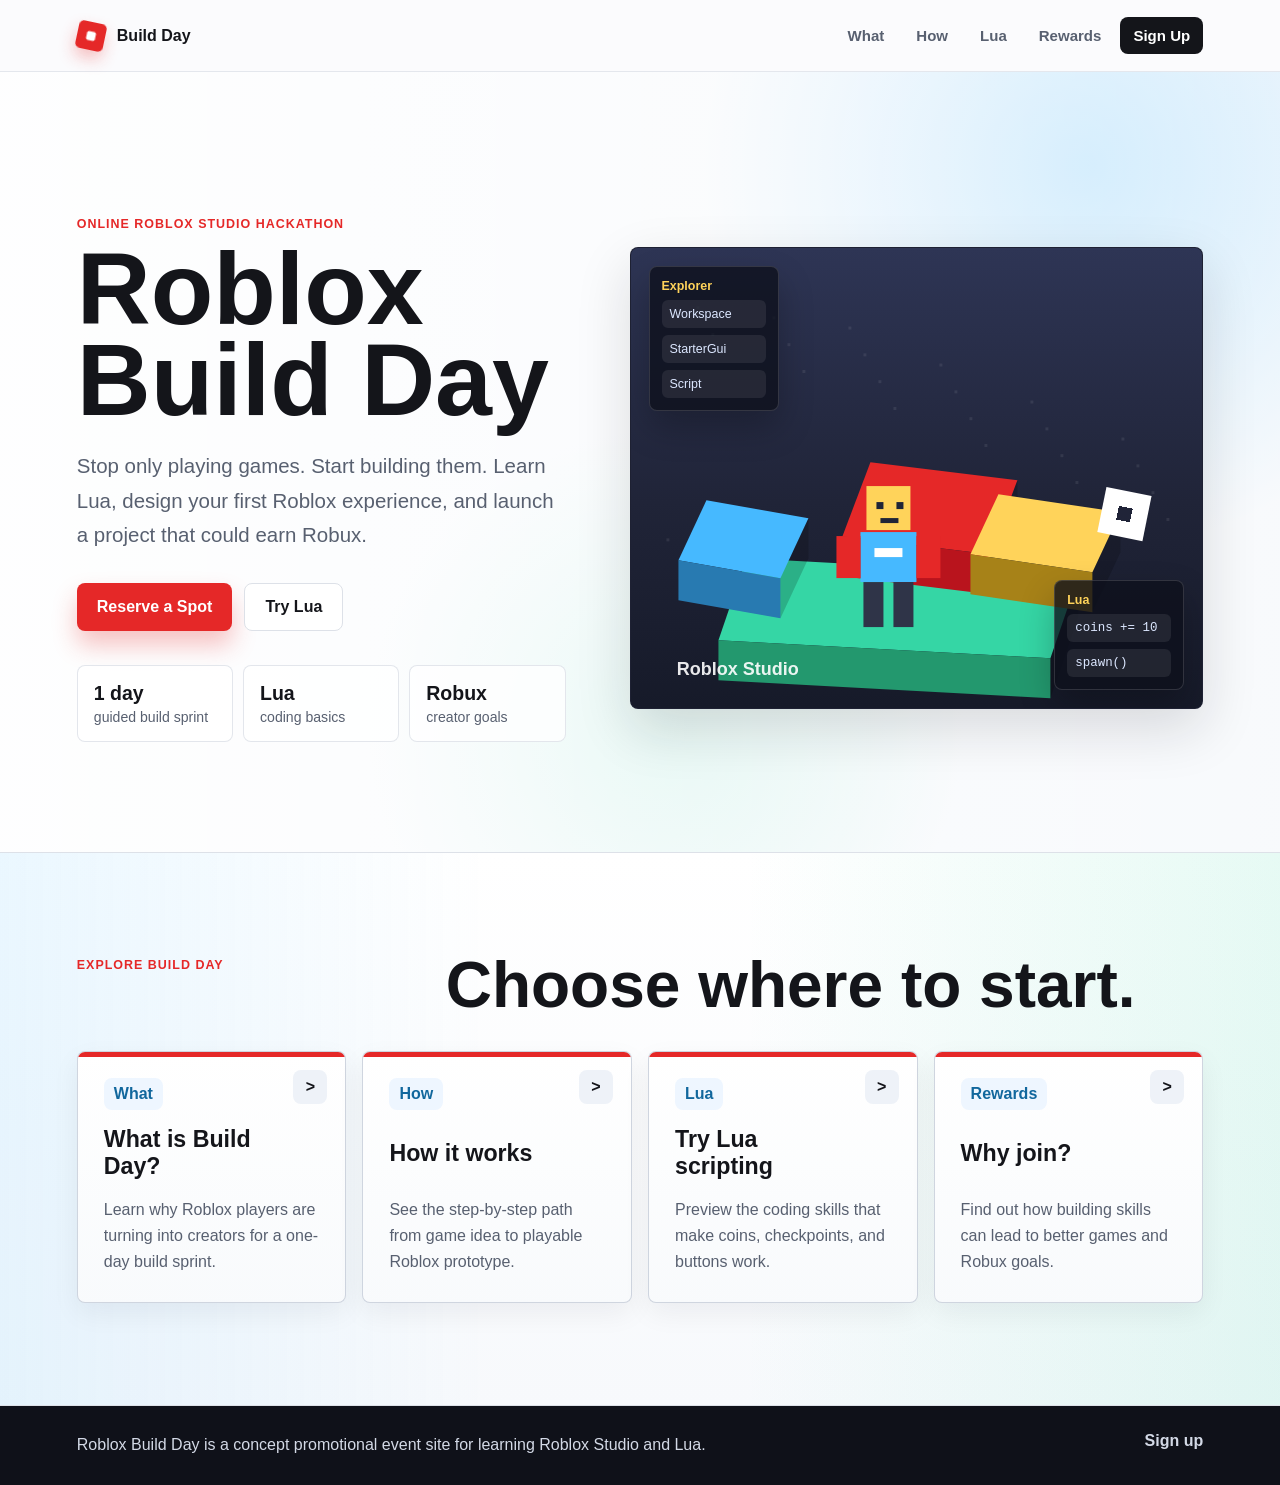
<file: index.html>
<!DOCTYPE html>
<html lang="en">
  <head>
    <meta charset="UTF-8" />
    <meta name="viewport" content="width=device-width, initial-scale=1.0" />
    <title>Roblox Build Day</title>
    <link rel="stylesheet" href="styles.css?v=20260627d" />
  </head>
  <body>
    <header class="site-header">
      <a class="brand" href="index.html" aria-label="Roblox Build Day home">
        <span class="brand-mark" aria-hidden="true"></span>
        <span>Build Day</span>
      </a>

      <button class="menu-toggle" type="button" aria-label="Open navigation" aria-expanded="false">
        <span></span>
        <span></span>
        <span></span>
      </button>

      <nav class="site-nav" aria-label="Main navigation">
        <a href="what.html">What</a>
        <a href="how.html">How</a>
        <a href="lua.html">Lua</a>
        <a href="rewards.html">Rewards</a>
        <a class="nav-cta" href="signup.html">Sign Up</a>
      </nav>
    </header>

    <main>
      <section class="hero" aria-labelledby="hero-title">
        <div class="hero-copy">
          <p class="eyebrow">Online Roblox Studio Hackathon</p>
          <h1 id="hero-title">Roblox Build Day</h1>
          <p class="hero-text">
            Stop only playing games. Start building them. Learn Lua, design your first Roblox
            experience, and launch a project that could earn Robux.
          </p>
          <div class="hero-actions">
            <a class="button primary" href="signup.html">Reserve a Spot</a>
            <a class="button secondary" href="lua.html">Try Lua</a>
          </div>
          <dl class="hero-stats" aria-label="Build Day highlights">
            <div>
              <dt>1 day</dt>
              <dd>guided build sprint</dd>
            </div>
            <div>
              <dt>Lua</dt>
              <dd>coding basics</dd>
            </div>
            <div>
              <dt>Robux</dt>
              <dd>creator goals</dd>
            </div>
          </dl>
        </div>

        <div class="hero-visual" aria-label="Animated Roblox Studio building scene">
          <canvas id="buildCanvas" width="720" height="520"></canvas>
          <div class="studio-panel panel-left">
            <span class="panel-title">Explorer</span>
            <span>Workspace</span>
            <span>StarterGui</span>
            <span>Script</span>
          </div>
          <div class="studio-panel panel-right">
            <span class="panel-title">Lua</span>
            <code>coins += 10</code>
            <code>spawn()</code>
          </div>
        </div>
      </section>

      <section class="section band light home-pages" aria-labelledby="pages-title">
        <div class="section-heading">
          <p class="eyebrow">Explore Build Day</p>
          <h2 id="pages-title">Choose where to start.</h2>
        </div>

        <div class="page-grid">
          <a class="page-card" href="what.html">
            <span>What</span>
            <h3>What is Build Day?</h3>
            <p>Learn why Roblox players are turning into creators for a one-day build sprint.</p>
          </a>
          <a class="page-card" href="how.html">
            <span>How</span>
            <h3>How it works</h3>
            <p>See the step-by-step path from game idea to playable Roblox prototype.</p>
          </a>
          <a class="page-card" href="lua.html">
            <span>Lua</span>
            <h3>Try Lua scripting</h3>
            <p>Preview the coding skills that make coins, checkpoints, and buttons work.</p>
          </a>
          <a class="page-card" href="rewards.html">
            <span>Rewards</span>
            <h3>Why join?</h3>
            <p>Find out how building skills can lead to better games and Robux goals.</p>
          </a>
        </div>
      </section>
    </main>

    <footer class="site-footer">
      <p>Roblox Build Day is a concept promotional event site for learning Roblox Studio and Lua.</p>
      <a href="signup.html">Sign up</a>
    </footer>

    <script src="script.js?v=20260627d"></script>
  </body>
</html>
</file>
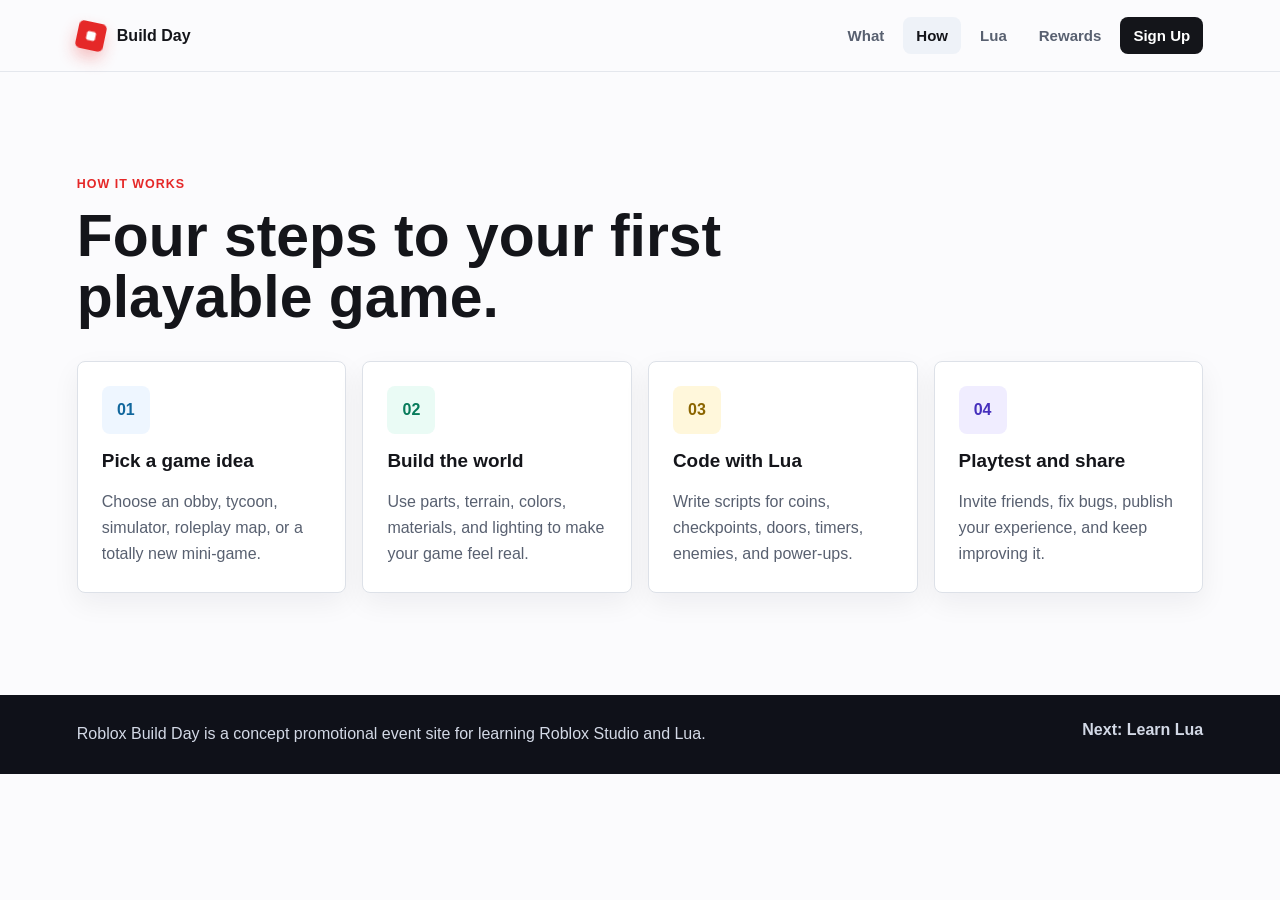
<file: how.html>
<!DOCTYPE html>
<html lang="en">
  <head>
    <meta charset="UTF-8" />
    <meta name="viewport" content="width=device-width, initial-scale=1.0" />
    <title>How It Works | Roblox Build Day</title>
    <link rel="stylesheet" href="styles.css?v=20260627d" />
  </head>
  <body>
    <header class="site-header">
      <a class="brand" href="index.html" aria-label="Roblox Build Day home">
        <span class="brand-mark" aria-hidden="true"></span>
        <span>Build Day</span>
      </a>

      <button class="menu-toggle" type="button" aria-label="Open navigation" aria-expanded="false">
        <span></span>
        <span></span>
        <span></span>
      </button>

      <nav class="site-nav" aria-label="Main navigation">
        <a href="what.html">What</a>
        <a class="active" href="how.html">How</a>
        <a href="lua.html">Lua</a>
        <a href="rewards.html">Rewards</a>
        <a class="nav-cta" href="signup.html">Sign Up</a>
      </nav>
    </header>

    <main>
      <section class="page-hero" aria-labelledby="works-title">
        <div class="section-heading">
          <p class="eyebrow">How it works</p>
          <h1 class="page-title" id="works-title">Four steps to your first playable game.</h1>
        </div>

        <div class="steps">
          <article class="step-card">
            <span class="step-number">01</span>
            <h3>Pick a game idea</h3>
            <p>Choose an obby, tycoon, simulator, roleplay map, or a totally new mini-game.</p>
          </article>
          <article class="step-card">
            <span class="step-number">02</span>
            <h3>Build the world</h3>
            <p>Use parts, terrain, colors, materials, and lighting to make your game feel real.</p>
          </article>
          <article class="step-card">
            <span class="step-number">03</span>
            <h3>Code with Lua</h3>
            <p>Write scripts for coins, checkpoints, doors, timers, enemies, and power-ups.</p>
          </article>
          <article class="step-card">
            <span class="step-number">04</span>
            <h3>Playtest and share</h3>
            <p>Invite friends, fix bugs, publish your experience, and keep improving it.</p>
          </article>
        </div>
      </section>
    </main>

    <footer class="site-footer">
      <p>Roblox Build Day is a concept promotional event site for learning Roblox Studio and Lua.</p>
      <a href="lua.html">Next: Learn Lua</a>
    </footer>

    <script src="script.js?v=20260627d"></script>
  </body>
</html>
</file>
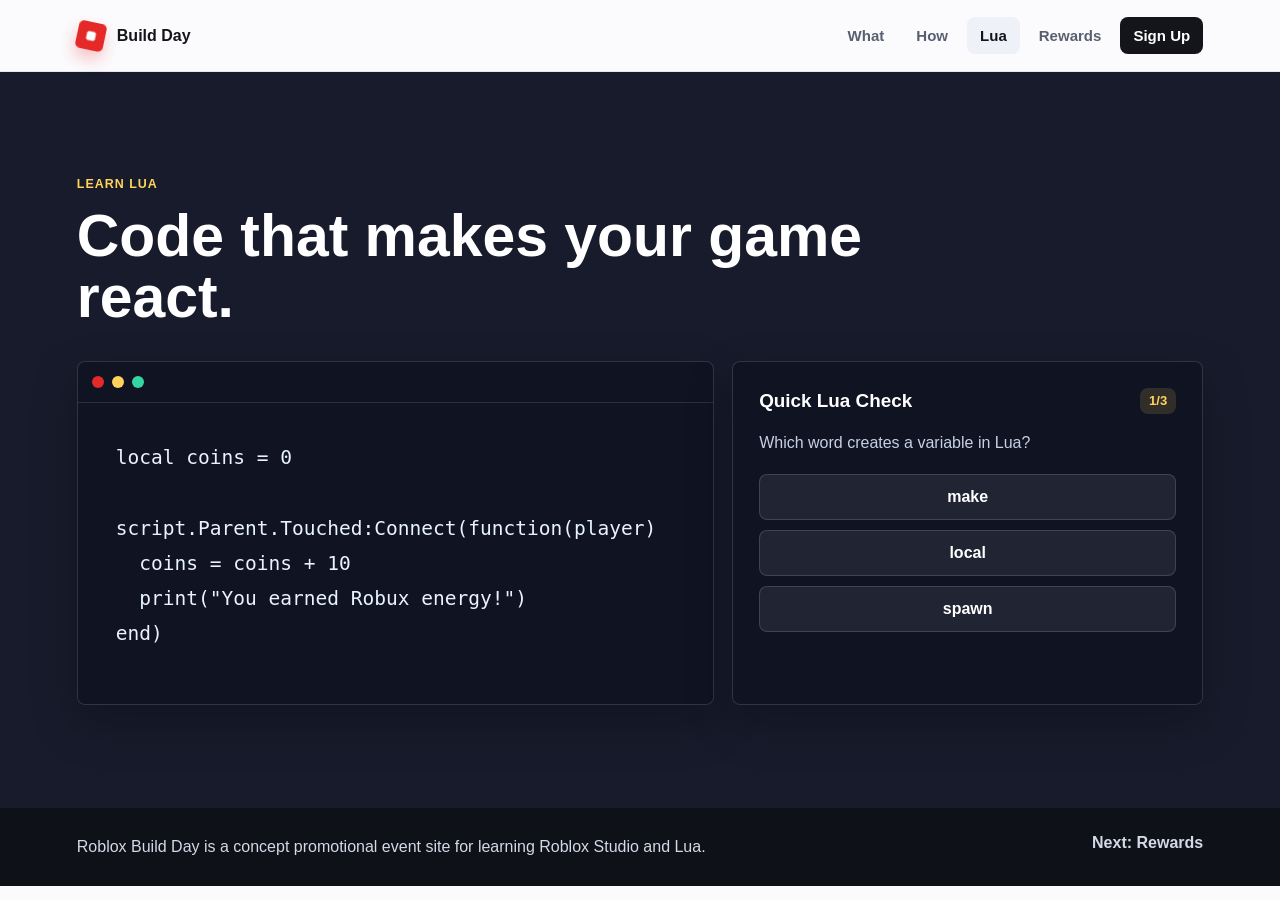
<file: lua.html>
<!DOCTYPE html>
<html lang="en">
  <head>
    <meta charset="UTF-8" />
    <meta name="viewport" content="width=device-width, initial-scale=1.0" />
    <title>Learn Lua | Roblox Build Day</title>
    <link rel="stylesheet" href="styles.css?v=20260627d" />
  </head>
  <body>
    <header class="site-header">
      <a class="brand" href="index.html" aria-label="Roblox Build Day home">
        <span class="brand-mark" aria-hidden="true"></span>
        <span>Build Day</span>
      </a>

      <button class="menu-toggle" type="button" aria-label="Open navigation" aria-expanded="false">
        <span></span>
        <span></span>
        <span></span>
      </button>

      <nav class="site-nav" aria-label="Main navigation">
        <a href="what.html">What</a>
        <a href="how.html">How</a>
        <a class="active" href="lua.html">Lua</a>
        <a href="rewards.html">Rewards</a>
        <a class="nav-cta" href="signup.html">Sign Up</a>
      </nav>
    </header>

    <main>
      <section class="section band dark" aria-labelledby="lua-title">
        <div class="section-heading">
          <p class="eyebrow">Learn Lua</p>
          <h1 class="page-title" id="lua-title">Code that makes your game react.</h1>
        </div>

        <div class="lua-lab">
          <div class="code-window" aria-label="Example Lua code">
            <div class="window-bar">
              <span></span>
              <span></span>
              <span></span>
            </div>
            <pre><code>local coins = 0

script.Parent.Touched:Connect(function(player)
  coins = coins + 10
  print("You earned Robux energy!")
end)</code></pre>
          </div>

          <div class="quiz-panel">
            <h3>Quick Lua Check <span id="quizProgress">1/3</span></h3>
            <p id="quizQuestion">Which word creates a variable in Lua?</p>
            <div class="quiz-options" role="group" aria-labelledby="quizQuestion">
              <button type="button">make</button>
              <button type="button">local</button>
              <button type="button">spawn</button>
            </div>
            <p class="quiz-result" id="quizResult" aria-live="polite"></p>
          </div>
        </div>
      </section>
    </main>

    <footer class="site-footer">
      <p>Roblox Build Day is a concept promotional event site for learning Roblox Studio and Lua.</p>
      <a href="rewards.html">Next: Rewards</a>
    </footer>

    <script src="script.js?v=20260627d"></script>
  </body>
</html>
</file>
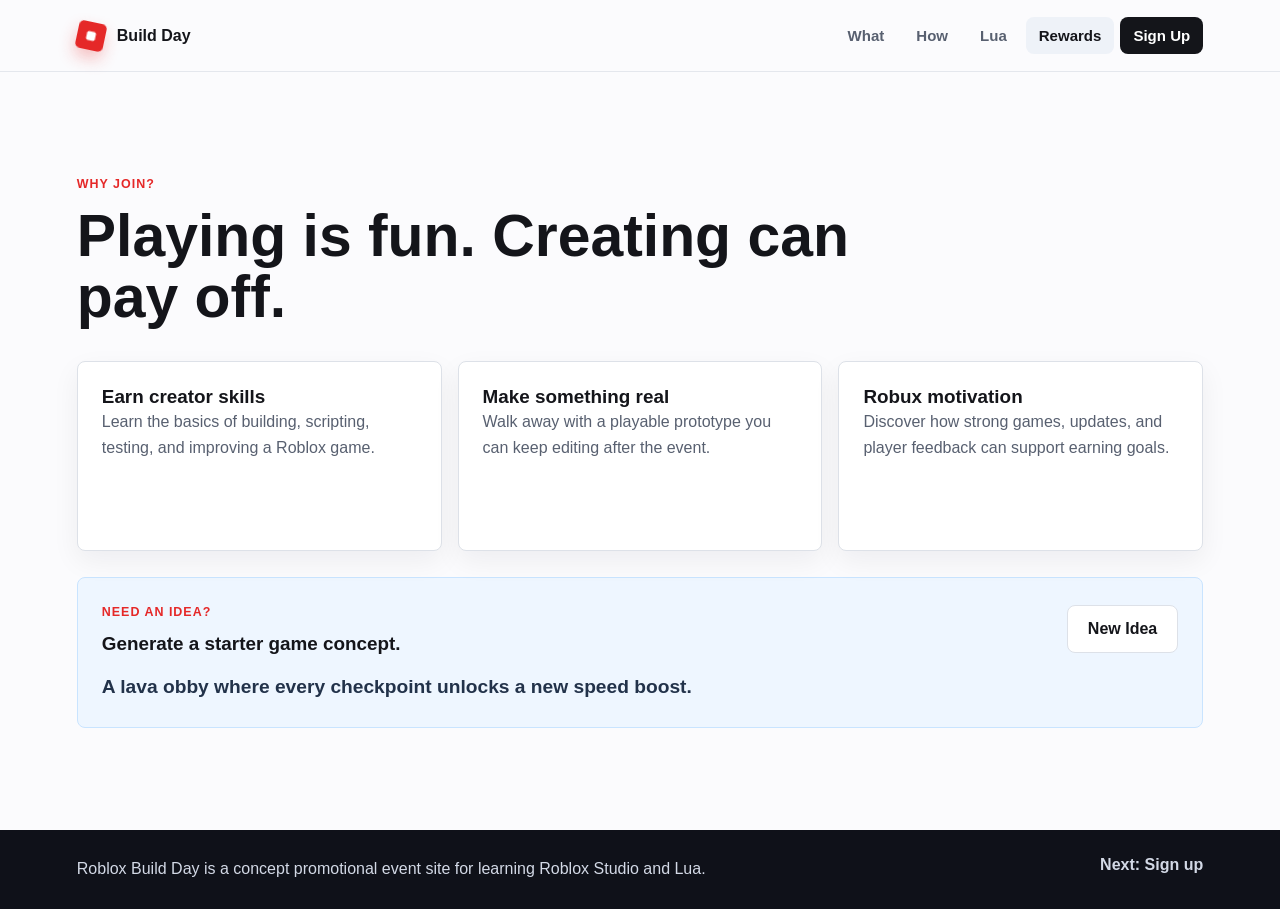
<file: rewards.html>
<!DOCTYPE html>
<html lang="en">
  <head>
    <meta charset="UTF-8" />
    <meta name="viewport" content="width=device-width, initial-scale=1.0" />
    <title>Rewards | Roblox Build Day</title>
    <link rel="stylesheet" href="styles.css?v=20260627d" />
  </head>
  <body>
    <header class="site-header">
      <a class="brand" href="index.html" aria-label="Roblox Build Day home">
        <span class="brand-mark" aria-hidden="true"></span>
        <span>Build Day</span>
      </a>

      <button class="menu-toggle" type="button" aria-label="Open navigation" aria-expanded="false">
        <span></span>
        <span></span>
        <span></span>
      </button>

      <nav class="site-nav" aria-label="Main navigation">
        <a href="what.html">What</a>
        <a href="how.html">How</a>
        <a href="lua.html">Lua</a>
        <a class="active" href="rewards.html">Rewards</a>
        <a class="nav-cta" href="signup.html">Sign Up</a>
      </nav>
    </header>

    <main>
      <section class="section" aria-labelledby="rewards-title">
        <div class="section-heading">
          <p class="eyebrow">Why join?</p>
          <h1 class="page-title" id="rewards-title">Playing is fun. Creating can pay off.</h1>
        </div>

        <div class="rewards-grid">
          <article>
            <h3>Earn creator skills</h3>
            <p>Learn the basics of building, scripting, testing, and improving a Roblox game.</p>
          </article>
          <article>
            <h3>Make something real</h3>
            <p>Walk away with a playable prototype you can keep editing after the event.</p>
          </article>
          <article>
            <h3>Robux motivation</h3>
            <p>Discover how strong games, updates, and player feedback can support earning goals.</p>
          </article>
        </div>

        <div class="idea-tool" aria-labelledby="idea-title">
          <div>
            <p class="eyebrow">Need an idea?</p>
            <h3 id="idea-title">Generate a starter game concept.</h3>
          </div>
          <button class="button secondary" id="ideaButton" type="button">New Idea</button>
          <p id="ideaOutput">A lava obby where every checkpoint unlocks a new speed boost.</p>
        </div>
      </section>
    </main>

    <footer class="site-footer">
      <p>Roblox Build Day is a concept promotional event site for learning Roblox Studio and Lua.</p>
      <a href="signup.html">Next: Sign up</a>
    </footer>

    <script src="script.js?v=20260627d"></script>
  </body>
</html>
</file>
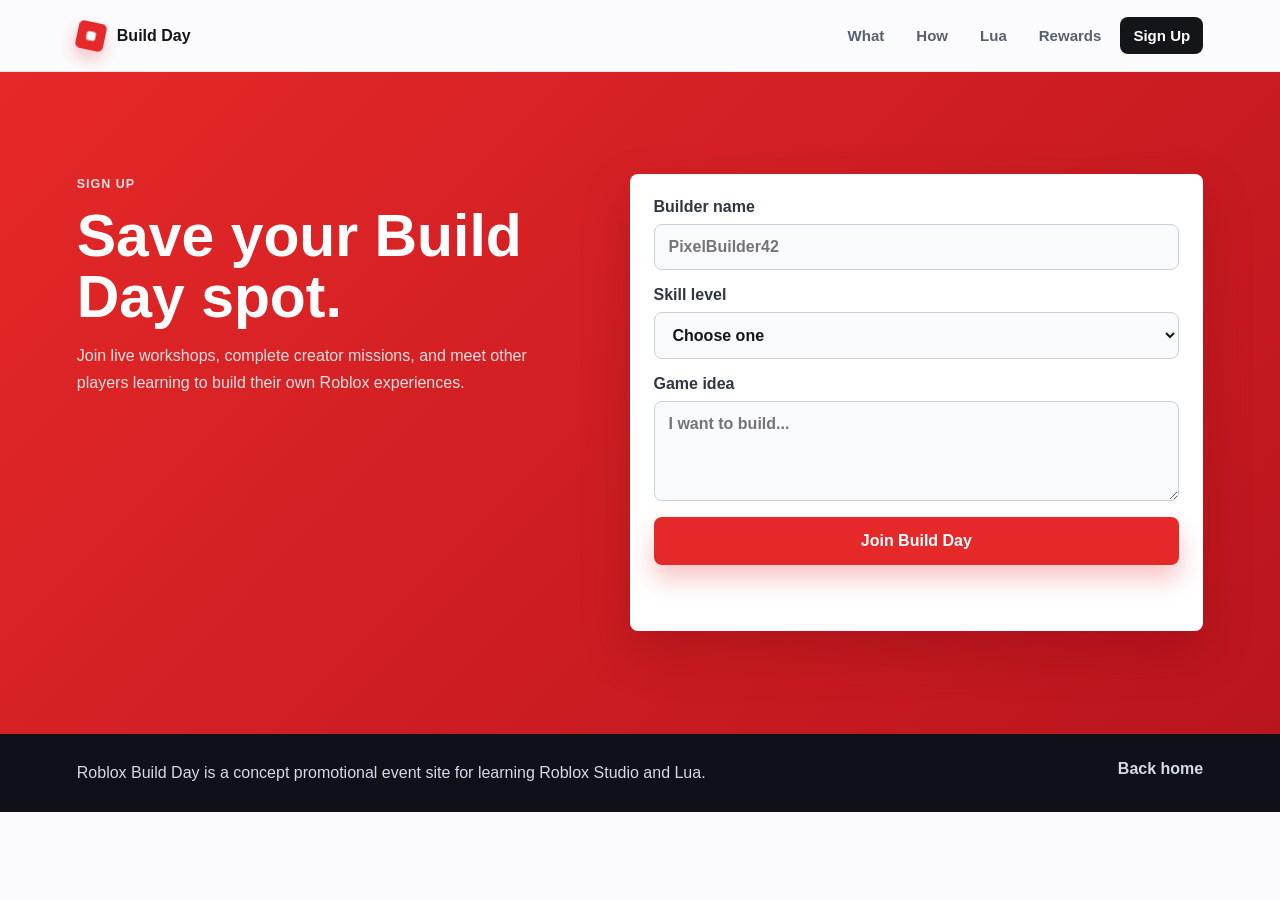
<file: signup.html>
<!DOCTYPE html>
<html lang="en">
  <head>
    <meta charset="UTF-8" />
    <meta name="viewport" content="width=device-width, initial-scale=1.0" />
    <title>Sign Up | Roblox Build Day</title>
    <link rel="stylesheet" href="styles.css?v=20260627d" />
  </head>
  <body>
    <header class="site-header">
      <a class="brand" href="index.html" aria-label="Roblox Build Day home">
        <span class="brand-mark" aria-hidden="true"></span>
        <span>Build Day</span>
      </a>

      <button class="menu-toggle" type="button" aria-label="Open navigation" aria-expanded="false">
        <span></span>
        <span></span>
        <span></span>
      </button>

      <nav class="site-nav" aria-label="Main navigation">
        <a href="what.html">What</a>
        <a href="how.html">How</a>
        <a href="lua.html">Lua</a>
        <a href="rewards.html">Rewards</a>
        <a class="nav-cta active" href="signup.html">Sign Up</a>
      </nav>
    </header>

    <main>
      <section class="section band red" aria-labelledby="signup-title">
        <div class="signup-layout">
          <div>
            <p class="eyebrow">Sign up</p>
            <h1 class="page-title" id="signup-title">Save your Build Day spot.</h1>
            <p>
              Join live workshops, complete creator missions, and meet other players learning to
              build their own Roblox experiences.
            </p>
          </div>

          <form class="signup-form" id="signupForm" novalidate>
            <label>
              Builder name
              <input id="builderName" name="builderName" type="text" placeholder="PixelBuilder42" required />
            </label>
            <label>
              Skill level
              <select id="skillLevel" name="skillLevel" required>
                <option value="">Choose one</option>
                <option>New to Roblox Studio</option>
                <option>I have built before</option>
                <option>I know some Lua</option>
              </select>
            </label>
            <label>
              Game idea
              <textarea id="gameIdea" name="gameIdea" rows="4" placeholder="I want to build..." required></textarea>
            </label>
            <button class="button primary" type="submit">Join Build Day</button>
            <p class="form-message" id="formMessage" aria-live="polite"></p>
          </form>
        </div>
      </section>
    </main>

    <footer class="site-footer">
      <p>Roblox Build Day is a concept promotional event site for learning Roblox Studio and Lua.</p>
      <a href="index.html">Back home</a>
    </footer>

    <script src="script.js?v=20260627d"></script>
  </body>
</html>
</file>
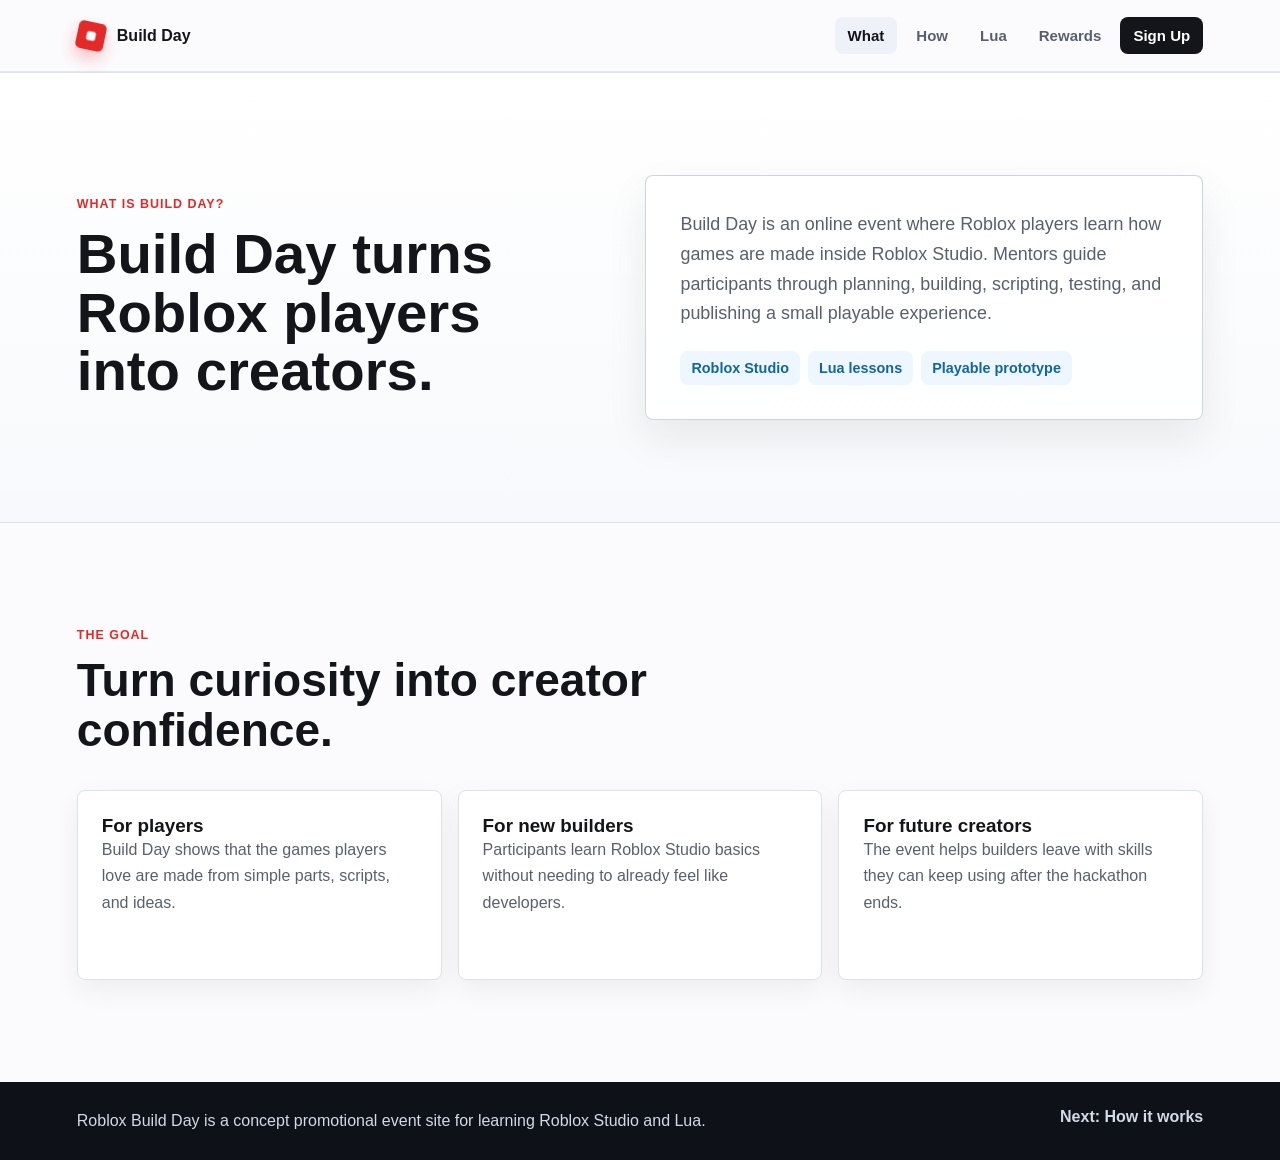
<file: what.html>
<!DOCTYPE html>
<html lang="en">
  <head>
    <meta charset="UTF-8" />
    <meta name="viewport" content="width=device-width, initial-scale=1.0" />
    <title>What Is Build Day? | Roblox Build Day</title>
    <link rel="stylesheet" href="styles.css?v=20260627d" />
  </head>
  <body>
    <header class="site-header">
      <a class="brand" href="index.html" aria-label="Roblox Build Day home">
        <span class="brand-mark" aria-hidden="true"></span>
        <span>Build Day</span>
      </a>

      <button class="menu-toggle" type="button" aria-label="Open navigation" aria-expanded="false">
        <span></span>
        <span></span>
        <span></span>
      </button>

      <nav class="site-nav" aria-label="Main navigation">
        <a class="active" href="what.html">What</a>
        <a href="how.html">How</a>
        <a href="lua.html">Lua</a>
        <a href="rewards.html">Rewards</a>
        <a class="nav-cta" href="signup.html">Sign Up</a>
      </nav>
    </header>

    <main>
      <section class="page-hero band light what-hero" aria-labelledby="what-title">
        <div class="section-inner split">
          <div>
            <p class="eyebrow">What is Build Day?</p>
            <h1 class="page-title" id="what-title">Build Day turns Roblox players into creators.</h1>
          </div>
          <div class="intro-panel">
            <p>
              Build Day is an online event where Roblox players learn how games are made inside
              Roblox Studio. Mentors guide participants through planning, building, scripting, testing,
              and publishing a small playable experience.
            </p>
            <div class="mini-facts" aria-label="Build Day overview">
              <span>Roblox Studio</span>
              <span>Lua lessons</span>
              <span>Playable prototype</span>
            </div>
          </div>
        </div>
      </section>

      <section class="section what-details" aria-labelledby="why-title">
        <div class="section-heading">
          <p class="eyebrow">The goal</p>
          <h2 id="why-title">Turn curiosity into creator confidence.</h2>
        </div>

        <div class="rewards-grid">
          <article>
            <h3>For players</h3>
            <p>Build Day shows that the games players love are made from simple parts, scripts, and ideas.</p>
          </article>
          <article>
            <h3>For new builders</h3>
            <p>Participants learn Roblox Studio basics without needing to already feel like developers.</p>
          </article>
          <article>
            <h3>For future creators</h3>
            <p>The event helps builders leave with skills they can keep using after the hackathon ends.</p>
          </article>
        </div>
      </section>
    </main>

    <footer class="site-footer">
      <p>Roblox Build Day is a concept promotional event site for learning Roblox Studio and Lua.</p>
      <a href="how.html">Next: How it works</a>
    </footer>

    <script src="script.js?v=20260627d"></script>
  </body>
</html>
</file>
<file: styles.css>
:root {
  --ink: #14151a;
  --muted: #586070;
  --paper: #fbfbfd;
  --line: #dde1e8;
  --red: #e52828;
  --red-dark: #b9141d;
  --sky: #46b9ff;
  --mint: #35d6a5;
  --gold: #ffd35a;
  --violet: #6f57ff;
  --night: #171b2b;
  --white: #ffffff;
  --shadow: 0 20px 55px rgba(20, 21, 26, 0.14);
  --kept-display-font: "Avenir Next", "Trebuchet MS", Verdana, sans-serif;
  --main-font: Optima, Candara, "Avenir Next", sans-serif;
  --code-font: Menlo, Monaco, Consolas, "Courier New", monospace;
}

* {
  box-sizing: border-box;
}

html {
  scroll-behavior: smooth;
}

body {
  margin: 0;
  background: var(--paper);
  color: var(--ink);
  font-family: var(--main-font);
}

a {
  color: inherit;
  text-decoration: none;
}

button,
input,
select,
textarea {
  font: inherit;
}

.site-header {
  position: sticky;
  top: 0;
  z-index: 20;
  display: flex;
  align-items: center;
  justify-content: space-between;
  min-height: 72px;
  padding: 0 6vw;
  background: rgba(251, 251, 253, 0.92);
  border-bottom: 1px solid rgba(221, 225, 232, 0.78);
  backdrop-filter: blur(18px);
}

.brand {
  display: inline-flex;
  align-items: center;
  gap: 12px;
  font-weight: 900;
  letter-spacing: 0;
}

.brand-mark {
  width: 28px;
  aspect-ratio: 1;
  display: inline-block;
  background: var(--red);
  transform: rotate(12deg);
  border-radius: 5px;
  position: relative;
  box-shadow: 0 8px 16px rgba(229, 40, 40, 0.28);
}

.brand-mark::after {
  content: "";
  position: absolute;
  width: 9px;
  aspect-ratio: 1;
  inset: 50%;
  transform: translate(-50%, -50%);
  background: var(--white);
  border-radius: 2px;
}

.site-nav {
  display: flex;
  align-items: center;
  gap: 6px;
}

.site-nav a {
  padding: 10px 13px;
  border-radius: 8px;
  color: var(--muted);
  font-weight: 800;
  font-size: 0.94rem;
}

.site-nav a:hover,
.site-nav a:focus-visible,
.site-nav a.active {
  background: #eef2f8;
  color: var(--ink);
  outline: none;
}

.site-nav .nav-cta,
.site-nav .nav-cta.active {
  background: var(--ink);
  color: var(--white);
}

.menu-toggle {
  display: none;
  width: 42px;
  aspect-ratio: 1;
  border: 1px solid var(--line);
  background: var(--white);
  border-radius: 8px;
  padding: 10px;
}

.menu-toggle span {
  display: block;
  height: 2px;
  background: var(--ink);
  margin: 5px 0;
}

.hero {
  min-height: calc(100vh - 120px);
  display: grid;
  grid-template-columns: minmax(0, 0.92fr) minmax(320px, 1.08fr);
  gap: clamp(28px, 5vw, 72px);
  align-items: center;
  padding: clamp(28px, 5vw, 56px) 6vw 24px;
  overflow: hidden;
  background:
    linear-gradient(90deg, rgba(255, 255, 255, 0.9), rgba(255, 255, 255, 0.35)),
    radial-gradient(circle at 85% 12%, rgba(70, 185, 255, 0.35), transparent 30%),
    radial-gradient(circle at 52% 84%, rgba(53, 214, 165, 0.24), transparent 32%),
    #f4f7fb;
}

.eyebrow {
  margin: 0 0 10px;
  color: var(--red);
  font-weight: 900;
  text-transform: uppercase;
  letter-spacing: 0.08em;
  font-size: 0.78rem;
}

h1,
h2,
h3,
p {
  overflow-wrap: anywhere;
}

h1 {
  max-width: 740px;
  margin: 0;
  font-family: var(--kept-display-font);
  font-size: clamp(3.4rem, 8vw, 7.1rem);
  line-height: 0.88;
  letter-spacing: 0;
  font-weight: 900;
}

.page-title {
  max-width: 840px;
  font-family: var(--main-font);
  font-size: clamp(2.35rem, 4.6vw, 4.8rem);
  line-height: 1.04;
  font-weight: 700;
}

h2 {
  margin: 0;
  font-size: clamp(2.1rem, 4.8vw, 4.9rem);
  line-height: 0.96;
  letter-spacing: 0;
}

h3 {
  margin: 0;
  font-size: 1.18rem;
  line-height: 1.18;
}

p {
  line-height: 1.65;
}

.hero-text {
  max-width: 620px;
  color: var(--muted);
  font-family: Optima, Candara, "Avenir Next", sans-serif;
  font-weight: 500;
  font-size: clamp(1.05rem, 1.7vw, 1.28rem);
  line-height: 1.7;
  margin: 24px 0 0;
}

.hero-actions {
  display: flex;
  flex-wrap: wrap;
  gap: 12px;
  margin-top: 30px;
}

.button {
  display: inline-flex;
  align-items: center;
  justify-content: center;
  min-height: 48px;
  padding: 0 20px;
  border: 0;
  border-radius: 8px;
  font-weight: 900;
  cursor: pointer;
  transition: transform 180ms ease, box-shadow 180ms ease, background 180ms ease;
}

.button:hover,
.button:focus-visible {
  transform: translateY(-2px);
  outline: none;
}

.button.primary {
  background: var(--red);
  color: var(--white);
  box-shadow: 0 14px 24px rgba(229, 40, 40, 0.28);
}

.button.primary:hover,
.button.primary:focus-visible {
  background: var(--red-dark);
}

.button.secondary {
  background: var(--white);
  color: var(--ink);
  border: 1px solid var(--line);
}

.hero-stats {
  display: grid;
  grid-template-columns: repeat(3, minmax(0, 1fr));
  gap: 10px;
  max-width: 620px;
  margin: 34px 0 0;
}

.hero-stats div {
  padding: 16px;
  background: rgba(255, 255, 255, 0.74);
  border: 1px solid rgba(221, 225, 232, 0.82);
  border-radius: 8px;
}

.hero-stats dt {
  font-family: var(--kept-display-font);
  font-weight: 900;
  font-size: 1.22rem;
}

.hero-stats dd {
  margin: 4px 0 0;
  color: var(--muted);
  font-size: 0.88rem;
}

.hero-visual {
  min-height: 460px;
  position: relative;
  border-radius: 8px;
  background: #202438;
  box-shadow: var(--shadow);
  overflow: hidden;
  border: 1px solid rgba(20, 21, 26, 0.16);
}

#buildCanvas {
  display: block;
  width: 100%;
  height: 100%;
  min-height: 460px;
}

.studio-panel {
  position: absolute;
  display: grid;
  gap: 7px;
  min-width: 130px;
  padding: 12px;
  border: 1px solid rgba(255, 255, 255, 0.14);
  border-radius: 8px;
  background: rgba(13, 16, 28, 0.78);
  color: #dce7ff;
  font-size: 0.78rem;
  box-shadow: 0 16px 35px rgba(0, 0, 0, 0.24);
}

.studio-panel span:not(.panel-title),
.studio-panel code {
  padding: 7px 8px;
  border-radius: 6px;
  background: rgba(255, 255, 255, 0.08);
}

.panel-title {
  color: var(--gold);
  font-weight: 900;
}

.panel-left {
  left: 18px;
  top: 18px;
}

.panel-right {
  right: 18px;
  bottom: 18px;
}

.section {
  padding: clamp(60px, 8vw, 108px) 6vw;
}

.page-hero {
  padding: clamp(58px, 8vw, 112px) 6vw;
}

.section-inner,
.section-heading,
.signup-layout {
  max-width: 1180px;
  margin: 0 auto;
}

.split {
  display: grid;
  grid-template-columns: minmax(0, 0.95fr) minmax(280px, 1.05fr);
  gap: clamp(26px, 5vw, 70px);
  align-items: start;
}

.split p:last-child {
  margin: 0;
  color: var(--muted);
  font-size: 1.12rem;
}

.band.light {
  background:
    linear-gradient(180deg, #ffffff 0%, #f7f9fc 100%);
  border-block: 1px solid var(--line);
}

.band.dark {
  background: var(--night);
  color: var(--white);
}

.band.dark .eyebrow {
  color: var(--gold);
}

.band.dark p {
  color: #c7d1e4;
}

.band.red {
  background:
    linear-gradient(135deg, rgba(229, 40, 40, 0.94), rgba(185, 20, 29, 0.98)),
    var(--red);
  color: var(--white);
}

.band.red .eyebrow,
.band.red p {
  color: rgba(255, 255, 255, 0.86);
}

.section-heading {
  margin-bottom: 34px;
}

.section-heading h2 {
  max-width: 850px;
}

.home-pages {
  position: relative;
  overflow: hidden;
}

.home-pages::before {
  content: "";
  position: absolute;
  inset: 0;
  background:
    linear-gradient(90deg, rgba(70, 185, 255, 0.11), transparent 38%),
    linear-gradient(270deg, rgba(53, 214, 165, 0.12), transparent 42%);
  pointer-events: none;
}

.home-pages .section-heading,
.home-pages .page-grid {
  position: relative;
}

.home-pages .section-heading {
  display: grid;
  grid-template-columns: minmax(220px, 0.45fr) minmax(0, 1fr);
  gap: 28px;
  align-items: end;
}

.home-pages .section-heading .eyebrow {
  align-self: start;
}

.home-pages .section-heading h2 {
  max-width: 980px;
  font-size: clamp(2.2rem, 5vw, 5rem);
}

.steps,
.rewards-grid {
  max-width: 1180px;
  margin: 0 auto;
  display: grid;
  grid-template-columns: repeat(4, minmax(0, 1fr));
  gap: 16px;
}

.page-grid {
  max-width: 1180px;
  margin: 0 auto;
  display: grid;
  grid-template-columns: repeat(4, minmax(0, 1fr));
  gap: 16px;
}

.page-card {
  min-height: 240px;
  display: flex;
  flex-direction: column;
  justify-content: space-between;
  gap: 16px;
  position: relative;
  padding: 26px;
  background:
    linear-gradient(180deg, rgba(255, 255, 255, 0.96), rgba(248, 250, 252, 0.96)),
    var(--white);
  border: 1px solid rgba(202, 209, 220, 0.9);
  border-radius: 8px;
  box-shadow: 0 10px 28px rgba(20, 21, 26, 0.06);
  overflow: hidden;
  transition: transform 180ms ease, box-shadow 180ms ease, border-color 180ms ease;
}

.page-card::before {
  content: "";
  position: absolute;
  inset: 0 0 auto;
  height: 5px;
  background: var(--red);
}

.page-card::after {
  content: ">";
  width: 34px;
  aspect-ratio: 1;
  display: grid;
  place-items: center;
  position: absolute;
  right: 18px;
  top: 18px;
  border-radius: 8px;
  background: #eef2f8;
  color: var(--ink);
  font-family: var(--kept-display-font);
  font-weight: 900;
}

.page-card:hover,
.page-card:focus-visible {
  transform: translateY(-4px);
  border-color: #b7dfff;
  box-shadow: 0 18px 38px rgba(20, 21, 26, 0.12);
  outline: none;
}

.page-card span {
  width: fit-content;
  padding: 7px 10px;
  border-radius: 8px;
  background: #eef6ff;
  color: #11679d;
  font-weight: 900;
}

.page-card p {
  margin: 0;
  color: var(--muted);
}

.page-card h3 {
  max-width: 78%;
  font-size: 1.45rem;
}

.what-hero {
  background:
    linear-gradient(135deg, #ffffff 0%, #f8fbff 58%, #eef7ff 100%);
}

.what-hero .split {
  align-items: center;
}

.what-hero .page-title {
  max-width: 680px;
  font-size: clamp(2.4rem, 4.4vw, 4.35rem);
}

.intro-panel {
  padding: clamp(22px, 3vw, 34px);
  background: rgba(255, 255, 255, 0.82);
  border: 1px solid rgba(202, 209, 220, 0.9);
  border-radius: 8px;
  box-shadow: 0 18px 42px rgba(20, 21, 26, 0.08);
}

.intro-panel p {
  margin: 0;
  color: var(--muted);
  font-size: 1.12rem;
}

.mini-facts {
  display: flex;
  flex-wrap: wrap;
  gap: 8px;
  margin-top: 22px;
}

.mini-facts span {
  padding: 9px 11px;
  border-radius: 8px;
  background: #eef6ff;
  color: #11679d;
  font-weight: 900;
  font-size: 0.9rem;
}

.what-details .section-heading h2 {
  max-width: 780px;
  font-size: clamp(2.05rem, 3.6vw, 3.75rem);
  line-height: 1.08;
}

.step-card,
.rewards-grid article {
  min-height: 230px;
  padding: 24px;
  background: var(--white);
  border: 1px solid var(--line);
  border-radius: 8px;
  box-shadow: 0 10px 28px rgba(20, 21, 26, 0.06);
}

.step-card {
  display: flex;
  flex-direction: column;
  gap: 16px;
}

.step-number {
  width: 48px;
  aspect-ratio: 1;
  display: inline-grid;
  place-items: center;
  border-radius: 8px;
  background: #eef6ff;
  color: #11679d;
  font-weight: 900;
}

.step-card:nth-child(2) .step-number {
  background: #eafbf5;
  color: #087b5b;
}

.step-card:nth-child(3) .step-number {
  background: #fff7db;
  color: #8b6500;
}

.step-card:nth-child(4) .step-number {
  background: #f0edff;
  color: #4630bd;
}

.step-card p,
.rewards-grid p {
  margin: 0;
  color: var(--muted);
}

.lua-lab {
  max-width: 1180px;
  margin: 0 auto;
  display: grid;
  grid-template-columns: minmax(0, 1.15fr) minmax(280px, 0.85fr);
  gap: 18px;
  min-width: 0;
}

.code-window,
.quiz-panel {
  min-width: 0;
  border-radius: 8px;
  border: 1px solid rgba(255, 255, 255, 0.14);
  background: #0f1322;
  box-shadow: 0 18px 48px rgba(0, 0, 0, 0.22);
}

.window-bar {
  display: flex;
  gap: 8px;
  padding: 14px;
  border-bottom: 1px solid rgba(255, 255, 255, 0.12);
}

.window-bar span {
  width: 12px;
  aspect-ratio: 1;
  border-radius: 50%;
  background: var(--red);
}

.window-bar span:nth-child(2) {
  background: var(--gold);
}

.window-bar span:nth-child(3) {
  background: var(--mint);
}

pre {
  margin: 0;
  padding: clamp(20px, 4vw, 38px);
  overflow-x: auto;
  max-width: 100%;
  color: #e8f3ff;
  font-family: var(--code-font);
  font-size: clamp(0.95rem, 1.7vw, 1.22rem);
  line-height: 1.7;
}

.quiz-panel {
  padding: 26px;
}

.quiz-panel h3 {
  display: flex;
  align-items: center;
  justify-content: space-between;
  gap: 14px;
}

#quizProgress {
  padding: 5px 9px;
  border-radius: 8px;
  background: rgba(255, 211, 90, 0.14);
  color: var(--gold);
  font-size: 0.82rem;
  font-weight: 900;
}

.quiz-options {
  display: grid;
  gap: 10px;
  margin-top: 18px;
}

.quiz-options button {
  min-height: 46px;
  padding: 0 14px;
  border: 1px solid rgba(255, 255, 255, 0.14);
  border-radius: 8px;
  background: rgba(255, 255, 255, 0.08);
  color: var(--white);
  cursor: pointer;
  font-weight: 900;
}

.quiz-options button:hover,
.quiz-options button:focus-visible {
  background: rgba(255, 255, 255, 0.16);
  outline: none;
}

.quiz-options button.correct {
  background: rgba(53, 214, 165, 0.28);
  border-color: var(--mint);
}

.quiz-options button.wrong {
  background: rgba(229, 40, 40, 0.28);
  border-color: #ff7777;
}

.quiz-options button:disabled {
  cursor: default;
  opacity: 0.55;
}

.quiz-result {
  min-height: 28px;
  margin: 18px 0 0;
  font-weight: 900;
}

.quiz-result.success {
  color: var(--mint);
}

.rewards-grid {
  grid-template-columns: repeat(3, minmax(0, 1fr));
}

.rewards-grid article {
  min-height: 190px;
}

.idea-tool {
  max-width: 1180px;
  margin: 26px auto 0;
  display: grid;
  grid-template-columns: minmax(0, 1fr) auto;
  gap: 16px;
  align-items: center;
  padding: 24px;
  background: #eef6ff;
  border: 1px solid #c9e4ff;
  border-radius: 8px;
}

.idea-tool p:last-child {
  grid-column: 1 / -1;
  margin: 0;
  color: #22324a;
  font-weight: 900;
  font-size: 1.2rem;
}

.signup-layout {
  display: grid;
  grid-template-columns: minmax(0, 0.92fr) minmax(300px, 1.08fr);
  gap: clamp(24px, 5vw, 70px);
  align-items: start;
}

.signup-layout h2 {
  max-width: 640px;
}

.signup-form {
  display: grid;
  gap: 16px;
  padding: 24px;
  background: var(--white);
  color: var(--ink);
  border-radius: 8px;
  box-shadow: 0 20px 50px rgba(94, 0, 8, 0.22);
}

.signup-form label {
  display: grid;
  gap: 8px;
  color: #303642;
  font-weight: 900;
}

.signup-form input,
.signup-form select,
.signup-form textarea {
  width: 100%;
  border: 1px solid #cad1dc;
  border-radius: 8px;
  padding: 13px 14px;
  background: #f8fafc;
  color: var(--ink);
  resize: vertical;
}

.signup-form input:focus,
.signup-form select:focus,
.signup-form textarea:focus {
  border-color: var(--sky);
  box-shadow: 0 0 0 4px rgba(70, 185, 255, 0.18);
  outline: none;
}

.form-message {
  min-height: 26px;
  margin: 0;
  color: var(--red-dark);
  font-weight: 900;
}

.form-message.success {
  color: #087b5b;
}

.site-footer {
  display: flex;
  flex-wrap: wrap;
  justify-content: space-between;
  gap: 16px;
  padding: 26px 6vw;
  background: #0f1119;
  color: #d3d9e6;
}

.site-footer p {
  margin: 0;
}

.site-footer a {
  font-weight: 900;
}

@media (max-width: 930px) {
  .menu-toggle {
    display: block;
  }

  .site-nav {
    position: absolute;
    top: 72px;
    right: 6vw;
    left: 6vw;
    display: none;
    flex-direction: column;
    align-items: stretch;
    padding: 10px;
    background: var(--white);
    border: 1px solid var(--line);
    border-radius: 8px;
    box-shadow: var(--shadow);
  }

  .site-nav.open {
    display: flex;
  }

  .site-nav a {
    text-align: center;
  }

  .hero,
  .split,
  .lua-lab,
  .signup-layout {
    grid-template-columns: 1fr;
  }

  .hero {
    min-height: auto;
  }

  .hero-visual {
    min-height: 390px;
  }

  #buildCanvas {
    min-height: 390px;
  }

  .steps {
    grid-template-columns: repeat(2, minmax(0, 1fr));
  }

  .page-grid {
    grid-template-columns: repeat(2, minmax(0, 1fr));
  }
}

@media (max-width: 640px) {
  .site-header {
    padding-inline: 18px;
  }

  .site-nav {
    left: 18px;
    right: 18px;
  }

  .hero,
  .section {
    padding-inline: 18px;
  }

  .hero {
    gap: 18px;
    padding-top: 20px;
    padding-bottom: 16px;
  }

  h1 {
    font-size: 2.9rem;
    line-height: 0.92;
  }

  .hero-text {
    margin-top: 14px;
    font-size: 1rem;
    line-height: 1.48;
  }

  .hero-actions {
    margin-top: 18px;
  }

  .hero-stats,
  .steps,
  .rewards-grid,
  .idea-tool,
  .page-grid {
    grid-template-columns: 1fr;
  }

  .hero-stats {
    display: none;
  }

  .hero-visual {
    min-height: 220px;
  }

  #buildCanvas {
    min-height: 220px;
  }

  .studio-panel {
    min-width: 108px;
    font-size: 0.7rem;
    padding: 9px;
  }

  .panel-left {
    left: 10px;
    top: 10px;
  }

  .panel-right {
    right: 10px;
    bottom: 10px;
  }
}
</file>
